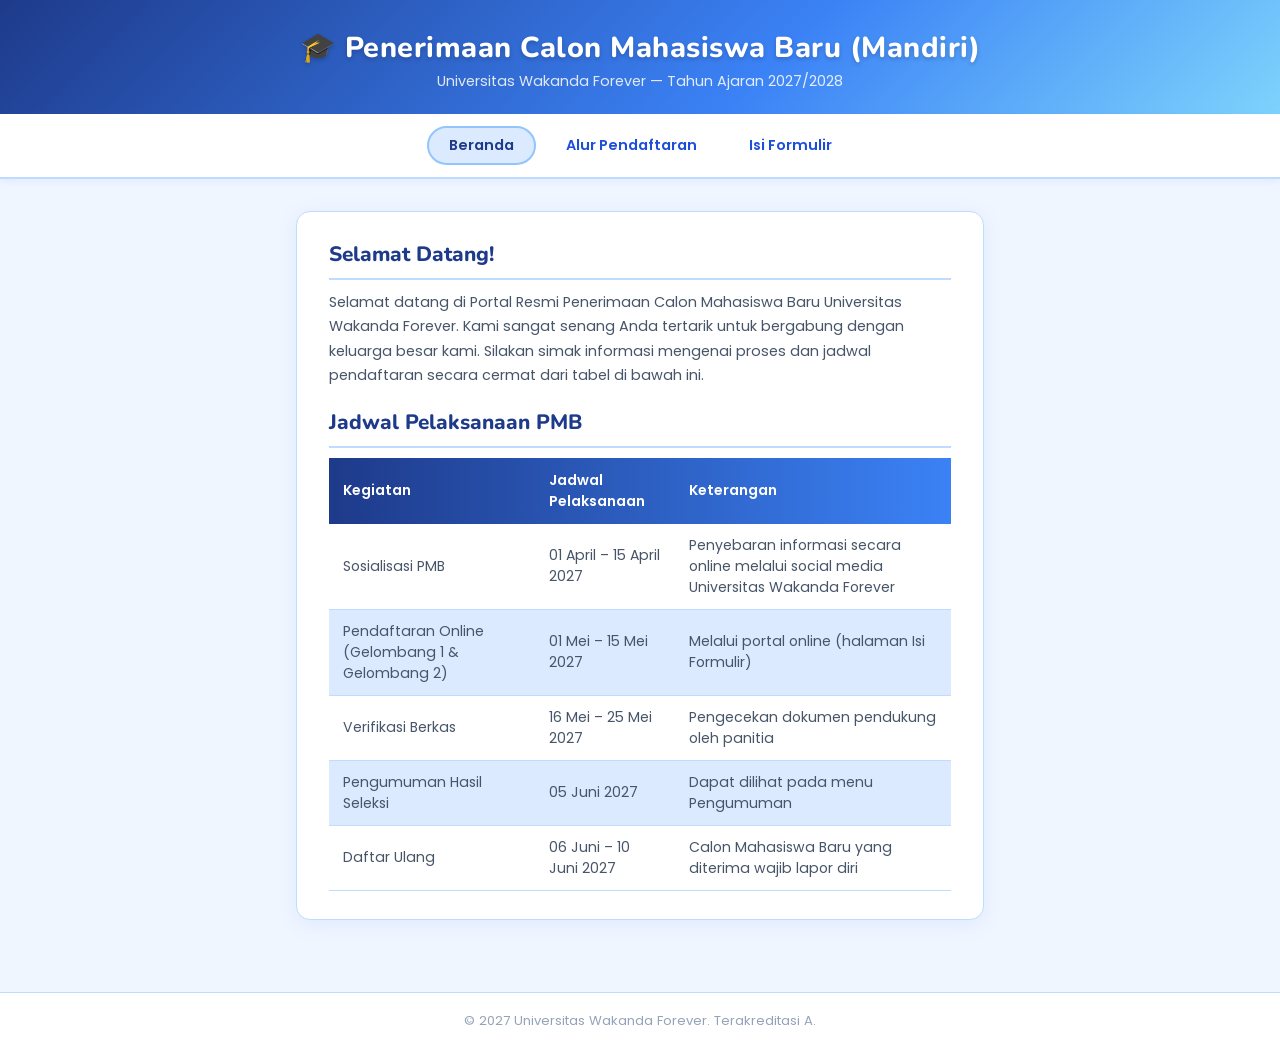
<file: index.html>
<!DOCTYPE html>
<html lang="id">
<head>
  <meta charset="UTF-8" />
  <meta name="viewport" content="width=device-width, initial-scale=1.0" />
  <title>Beranda - PMB Universitas Wakanda Forever</title>
  <link rel="icon" type="img/png" href="asset/img/image copy.png" sizes="16x16"/>
  <link rel="stylesheet" href="asset/css/style.css" />
</head>
<body>

  <header>
    <h1>🎓 Penerimaan Calon Mahasiswa Baru (Mandiri)</h1>
    <p>Universitas Wakanda Forever &mdash; Tahun Ajaran 2027/2028</p>
  </header>

  <nav>
    <a href="index.html" class="active">Beranda</a>
    <a href="alur.html">Alur Pendaftaran</a>
    <a href="form.html">Isi Formulir</a>
  </nav>

  <main>
    <div class="card">
      <h2>Selamat Datang!</h2>
      <p>
        Selamat datang di Portal Resmi Penerimaan Calon Mahasiswa Baru Universitas Wakanda Forever. 
        Kami sangat senang Anda tertarik untuk bergabung dengan keluarga besar kami.         
        Silakan simak informasi mengenai proses dan jadwal pendaftaran secara cermat dari tabel di bawah ini.
      </p>

      <h2>Jadwal Pelaksanaan PMB</h2>

      <table>
        <thead>
          <tr>
            <th>Kegiatan</th>
            <th>Jadwal Pelaksanaan</th>
            <th>Keterangan</th>
          </tr>
        </thead>
        <tbody>
          <tr>
            <td>Sosialisasi PMB</td>
            <td>01 April – 15 April 2027</td>
            <td>Penyebaran informasi secara online melalui social media Universitas Wakanda Forever</td>
          </tr>
          <tr>
            <td>Pendaftaran Online (Gelombang 1 &amp; Gelombang 2)</td>
            <td>01 Mei – 15 Mei 2027</td>
            <td>Melalui portal online (halaman Isi Formulir)</td>
          </tr>
          <tr>
            <td>Verifikasi Berkas</td>
            <td>16 Mei – 25 Mei 2027</td>
            <td>Pengecekan dokumen pendukung oleh panitia</td>
          </tr>
          <tr>
            <td>Pengumuman Hasil Seleksi</td>
            <td>05 Juni 2027</td>
            <td>Dapat dilihat pada menu Pengumuman</td>
          </tr>
          <tr>
            <td>Daftar Ulang</td>
            <td>06 Juni – 10 Juni 2027</td>
            <td>Calon Mahasiswa Baru yang diterima wajib lapor diri</td>
          </tr>
        </tbody>
      </table>
    </div>
  </main>

  <footer>
    &copy; 2027 Universitas Wakanda Forever. Terakreditasi A.
  </footer>

</body>
</html>
</file>
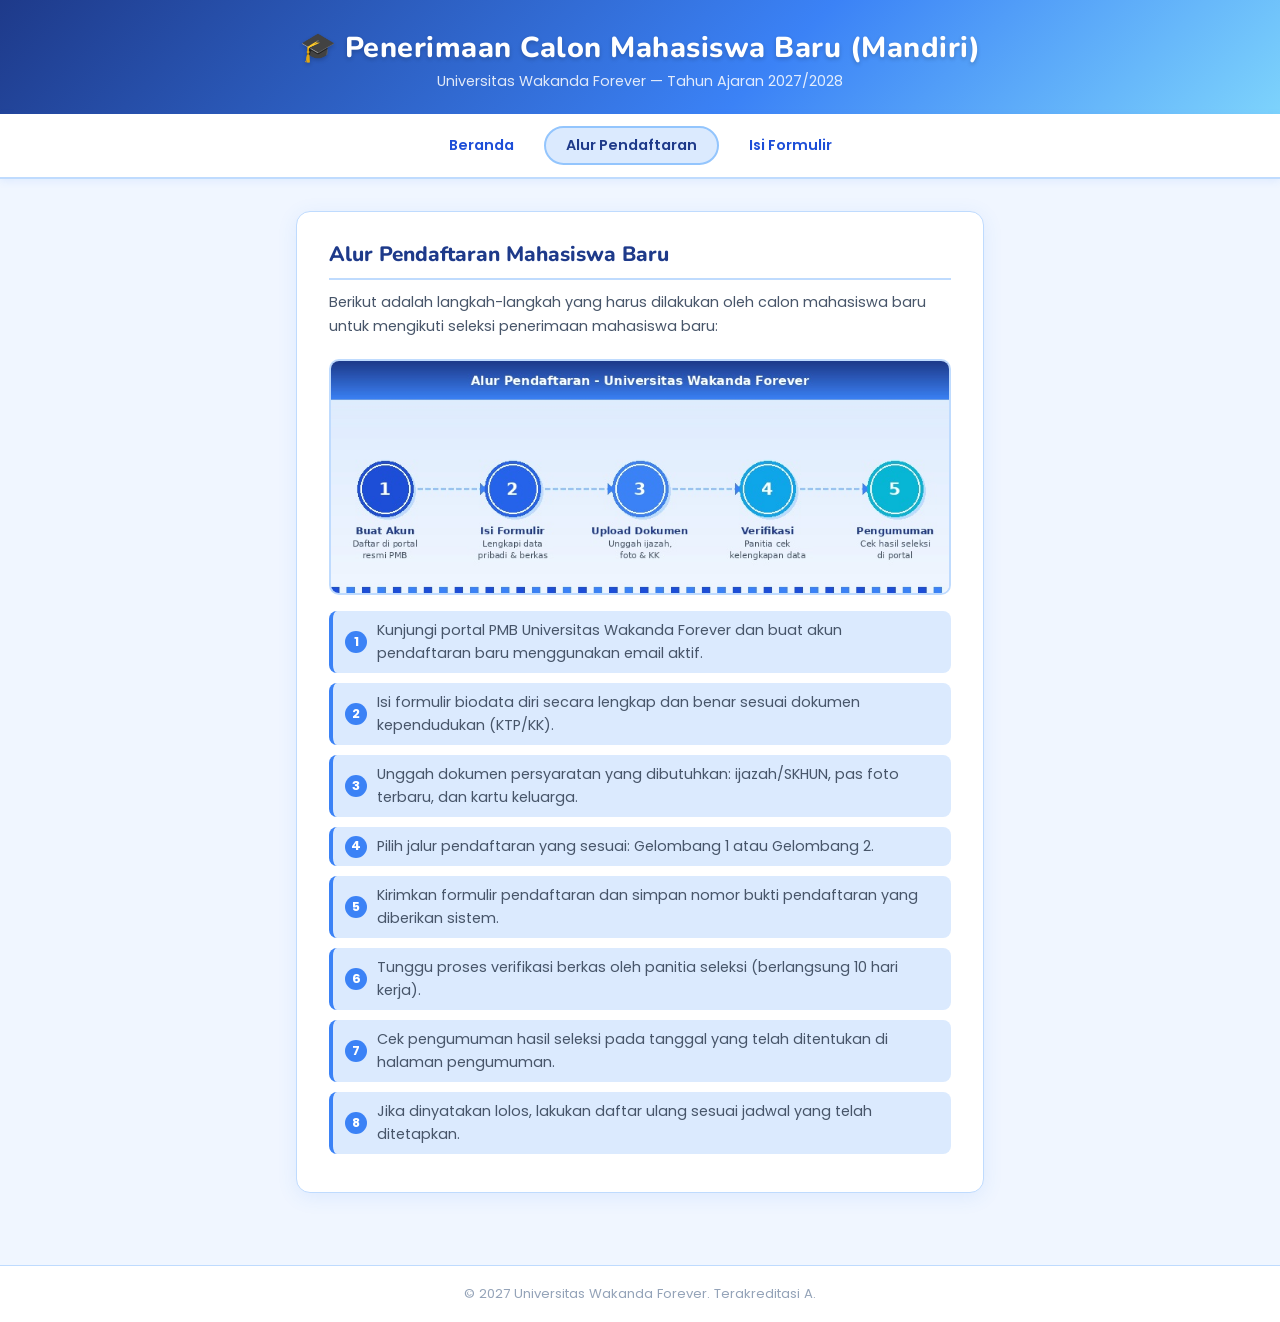
<file: alur.html>
<!DOCTYPE html>
<html lang="id">
<head>
  <meta charset="UTF-8" />
  <meta name="viewport" content="width=device-width, initial-scale=1.0" />
  <title>Alur Pendaftaran - PMB Universitas Wakanda Forever</title>
  <link rel="icon" type="img/png" href="asset/img/image copy.png" sizes="16x16"/>
  <link rel="stylesheet" href="asset/css/style.css" />
</head>
<body>

  <header>
    <h1>🎓 Penerimaan Calon Mahasiswa Baru (Mandiri)</h1>
    <p>Universitas Wakanda Forever &mdash; Tahun Ajaran 2027/2028</p>
  </header>

  <nav>
    <a href="index.html">Beranda</a>
    <a href="alur.html" class="active">Alur Pendaftaran</a>
    <a href="form.html">Isi Formulir</a>
  </nav>

  <main>
    <div class="card">
      <h2>Alur Pendaftaran Mahasiswa Baru</h2>
      <p>
        Berikut adalah langkah-langkah yang harus dilakukan oleh calon mahasiswa
        baru untuk mengikuti seleksi penerimaan mahasiswa baru:
      </p>

      <img
        src="asset/img/image.png"
        alt="Ilustrasi Alur Pendaftaran"
        class="alur-img"
      />

      <ol>
        <li>Kunjungi portal PMB Universitas Wakanda Forever dan buat akun pendaftaran baru menggunakan email aktif.</li>
        <li>Isi formulir biodata diri secara lengkap dan benar sesuai dokumen kependudukan (KTP/KK).</li>
        <li>Unggah dokumen persyaratan yang dibutuhkan: ijazah/SKHUN, pas foto terbaru, dan kartu keluarga.</li>
        <li>Pilih jalur pendaftaran yang sesuai: Gelombang 1 atau Gelombang 2.</li>
        <li>Kirimkan formulir pendaftaran dan simpan nomor bukti pendaftaran yang diberikan sistem.</li>
        <li>Tunggu proses verifikasi berkas oleh panitia seleksi (berlangsung 10 hari kerja).</li>
        <li>Cek pengumuman hasil seleksi pada tanggal yang telah ditentukan di halaman pengumuman.</li>
        <li>Jika dinyatakan lolos, lakukan daftar ulang sesuai jadwal yang telah ditetapkan.</li>
      </ol>
    </div>
  </main>

  <footer>
    &copy; 2027 Universitas Wakanda Forever. Terakreditasi A.
  </footer>

</body>
</html>
</file>
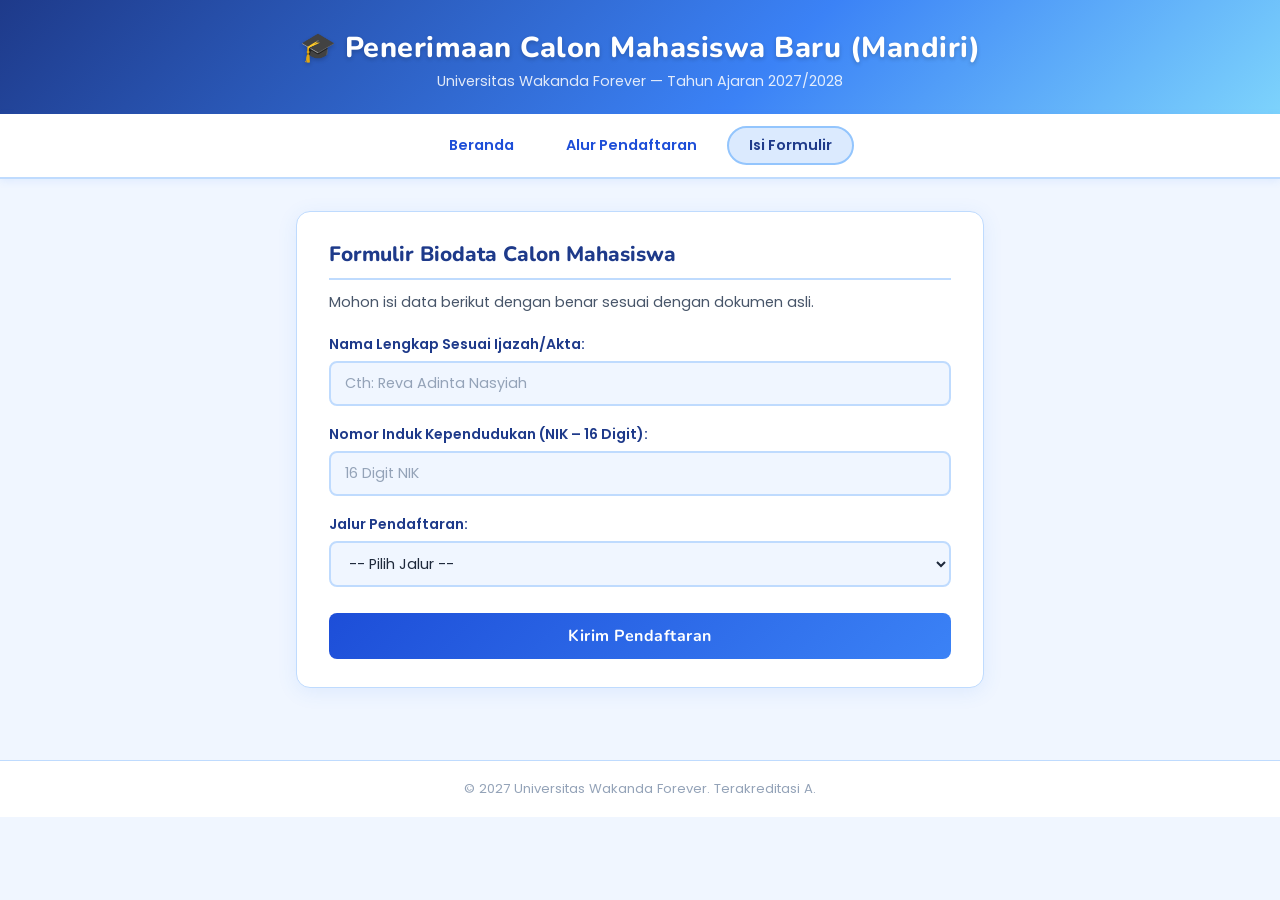
<file: form.html>
<!DOCTYPE html>
<html lang="id">
<head>
  <meta charset="UTF-8" />
  <meta name="viewport" content="width=device-width, initial-scale=1.0" />
  <title>Formulir - PMB Universitas Wakanda Forever</title>
  <link rel="icon" type="img/png" href="asset/img/image copy.png" sizes="16x16"/>
  <link rel="stylesheet" href="asset/css/style.css" />
</head>
<body>

  <header>
    <h1>🎓 Penerimaan Calon Mahasiswa Baru (Mandiri)</h1>
    <p>Universitas Wakanda Forever &mdash; Tahun Ajaran 2027/2028</p>
  </header>

  <nav>
    <a href="index.html">Beranda</a>
    <a href="alur.html">Alur Pendaftaran</a>
    <a href="form.html" class="active">Isi Formulir</a>
  </nav>

  <main>
    <div class="card">
      <h2>Formulir Biodata Calon Mahasiswa</h2>
      <p>Mohon isi data berikut dengan benar sesuai dengan dokumen asli.</p>

      <form onsubmit="return false;">
        <div class="form-group">
          <label for="nama">Nama Lengkap Sesuai Ijazah/Akta:</label>
          <input
            type="text"
            id="nama"
            placeholder="Cth: Reva Adinta Nasyiah"
          />
        </div>

        <div class="form-group">
          <label for="nik">Nomor Induk Kependudukan (NIK – 16 Digit):</label>
          <input
            type="number"
            id="nik"
            placeholder="16 Digit NIK"
          />
        </div>

        <div class="form-group">
          <label for="jalur">Jalur Pendaftaran:</label>
          <select id="jalur">
            <option value="">-- Pilih Jalur --</option>
            <option value="Mandiri Gelombang 1">Mandiri Gelombang 1</option>
            <option value="Mandiri Gelombang 2">Mandiri Gelombang 2</option>    
          </select>
        </div>

        <button type="button" class="btn-submit" onclick="kirimPendaftaran()">
          Kirim Pendaftaran
        </button>
      </form>
    </div>
  </main>

  <footer>
    &copy; 2027 Universitas Wakanda Forever. Terakreditasi A.
  </footer>

  <div id="toast"></div>
  <script src="asset/javascript/script.js"></script>

</body>
</html>
</file>
<file: asset/css/style.css>
@import url('https://fonts.googleapis.com/css2?family=Nunito:wght@400;600;700;800&family=Poppins:wght@400;500;600&display=swap');

:root {
  --blue-light: #dbeafe;
  --blue-soft: #bfdbfe;
  --blue-mid: #93c5fd;
  --blue-main: #3b82f6;
  --blue-dark: #1d4ed8;
  --blue-deeper: #1e3a8a;
  --white: #ffffff;
  --gray-light: #f0f6ff;
  --gray-text: #475569;
  --text-dark: #1e293b;
}

* {
  margin: 0;
  padding: 0;
  box-sizing: border-box;
}

body {
  font-family: 'Poppins', sans-serif;
  background-color: var(--gray-light);
  color: var(--text-dark);
  min-height: 100vh;
}

/* ===== HEADER ===== */
header {
  background: linear-gradient(135deg, #1e3a8a 0%, #3b82f6 60%, #7dd3fc 100%);
  color: white;
  text-align: center;
  padding: 28px 20px 22px;
  box-shadow: 0 4px 12px rgba(59,130,246,0.3);
}

header h1 {
  font-family: 'Nunito', sans-serif;
  font-size: 1.8rem;
  font-weight: 800;
  letter-spacing: 0.5px;
  text-shadow: 0 2px 4px rgba(0,0,0,0.2);
}

header p {
  font-size: 0.9rem;
  opacity: 0.85;
  margin-top: 4px;
}

/* ===== NAV ===== */
nav {
  background: var(--white);
  display: flex;
  justify-content: center;
  gap: 8px;
  padding: 12px 20px;
  box-shadow: 0 2px 8px rgba(59,130,246,0.1);
  border-bottom: 2px solid var(--blue-soft);
}

nav a {
  text-decoration: none;
  color: var(--blue-dark);
  font-weight: 600;
  font-size: 0.9rem;
  padding: 7px 20px;
  border-radius: 20px;
  transition: all 0.3s ease;
  border: 2px solid transparent;
}

nav a:hover {
  background-color: var(--blue-main);
  color: white;
  transform: translateY(-2px);
  box-shadow: 0 4px 10px rgba(59,130,246,0.35);
}

nav a.active {
  background-color: var(--blue-light);
  border-color: var(--blue-mid);
  color: var(--blue-deeper);
}

/* ===== MAIN ===== */
main {
  max-width: 720px;
  margin: 32px auto;
  padding: 0 16px 40px;
}

.card {
  background: var(--white);
  border-radius: 14px;
  padding: 28px 32px;
  box-shadow: 0 4px 20px rgba(59,130,246,0.1);
  border: 1px solid var(--blue-soft);
}

.card h2 {
  font-family: 'Nunito', sans-serif;
  font-size: 1.3rem;
  font-weight: 800;
  color: var(--blue-deeper);
  margin-bottom: 10px;
  padding-bottom: 10px;
  border-bottom: 2px solid var(--blue-soft);
}

.card p {
  font-size: 0.9rem;
  color: var(--gray-text);
  margin-bottom: 20px;
  line-height: 1.7;
}

/* ===== TABLE ===== */
table {
  width: 100%;
  border-collapse: collapse;
  font-size: 0.88rem;
  margin-top: 6px;
}

thead {
  background: linear-gradient(90deg, var(--blue-deeper), var(--blue-main));
  color: white;
}

thead th {
  padding: 12px 14px;
  text-align: left;
  font-weight: 600;
}

tbody tr:nth-child(even) {
  background-color: var(--blue-light);
}

tbody tr:nth-child(odd) {
  background-color: var(--white);
}

tbody tr:hover {
  background-color: var(--blue-soft);
  transition: background 0.2s;
}

tbody td {
  padding: 11px 14px;
  border-bottom: 1px solid var(--blue-soft);
  color: var(--gray-text);
}

/* ===== ALUR PAGE ===== */
.alur-img {
  width: 100%;
  border-radius: 10px;
  margin: 16px 0;
  border: 2px solid var(--blue-soft);
  display: block;
}

ol {
  padding-left: 20px;
  margin-top: 12px;
}

ol li {
  margin-bottom: 10px;
  font-size: 0.9rem;
  color: var(--gray-text);
  line-height: 1.6;
  padding: 8px 12px;
  background: var(--blue-light);
  border-radius: 8px;
  border-left: 4px solid var(--blue-main);
  list-style: none;
  counter-increment: step-counter;
  position: relative;
  padding-left: 44px;
}

ol {
  counter-reset: step-counter;
  list-style: none;
  padding-left: 0;
}

ol li::before {
  content: counter(step-counter);
  position: absolute;
  left: 12px;
  top: 50%;
  transform: translateY(-50%);
  background: var(--blue-main);
  color: white;
  width: 22px;
  height: 22px;
  border-radius: 50%;
  display: flex;
  align-items: center;
  justify-content: center;
  font-size: 0.8rem;
  font-weight: 700;
}

/* ===== FORM ===== */
.form-group {
  margin-bottom: 18px;
}

.form-group label {
  display: block;
  font-size: 0.88rem;
  font-weight: 600;
  color: var(--blue-deeper);
  margin-bottom: 6px;
}

.form-group input,
.form-group select {
  width: 100%;
  padding: 10px 14px;
  border: 2px solid var(--blue-soft);
  border-radius: 8px;
  font-family: 'Poppins', sans-serif;
  font-size: 0.9rem;
  color: var(--text-dark);
  background: var(--gray-light);
  outline: none;
  transition: all 0.3s ease;
}

.form-group input::placeholder {
  color: #94a3b8;
}

.form-group input:focus,
.form-group select:focus {
  border-color: var(--blue-main);
  background: white;
  box-shadow: 0 0 0 4px rgba(59,130,246,0.15), 0 0 12px rgba(59,130,246,0.2);
}

.btn-submit {
  width: 100%;
  padding: 12px;
  background: linear-gradient(135deg, var(--blue-dark), var(--blue-main));
  color: white;
  border: none;
  border-radius: 8px;
  font-family: 'Nunito', sans-serif;
  font-size: 1rem;
  font-weight: 700;
  cursor: pointer;
  margin-top: 8px;
  transition: all 0.3s ease;
  letter-spacing: 0.5px;
}

.btn-submit:hover {
  transform: translateY(-3px);
  box-shadow: 0 8px 20px rgba(59,130,246,0.4);
  background: linear-gradient(135deg, var(--blue-deeper), var(--blue-dark));
}

/* ===== TOAST ===== */
#toast {
  position: fixed;
  bottom: 32px;
  left: 50%;
  transform: translateX(-50%);
  padding: 14px 28px;
  border-radius: 10px;
  font-size: 0.9rem;
  font-weight: 600;
  font-family: 'Poppins', sans-serif;
  z-index: 9999;
  opacity: 0;
  pointer-events: none;
  transition: opacity 0.4s ease;
  min-width: 260px;
  text-align: center;
  box-shadow: 0 6px 20px rgba(0,0,0,0.15);
}

#toast.show {
  opacity: 1;
}

#toast.success {
  background: #d1fae5;
  color: #065f46;
  border: 2px solid #6ee7b7;
}

#toast.error {
  background: #fee2e2;
  color: #991b1b;
  border: 2px solid #fca5a5;
}

/* ===== FOOTER ===== */
footer {
  text-align: center;
  padding: 18px;
  font-size: 0.82rem;
  color: #94a3b8;
  background: var(--white);
  border-top: 1px solid var(--blue-soft);
  margin-top: 20px;
}
</file>
